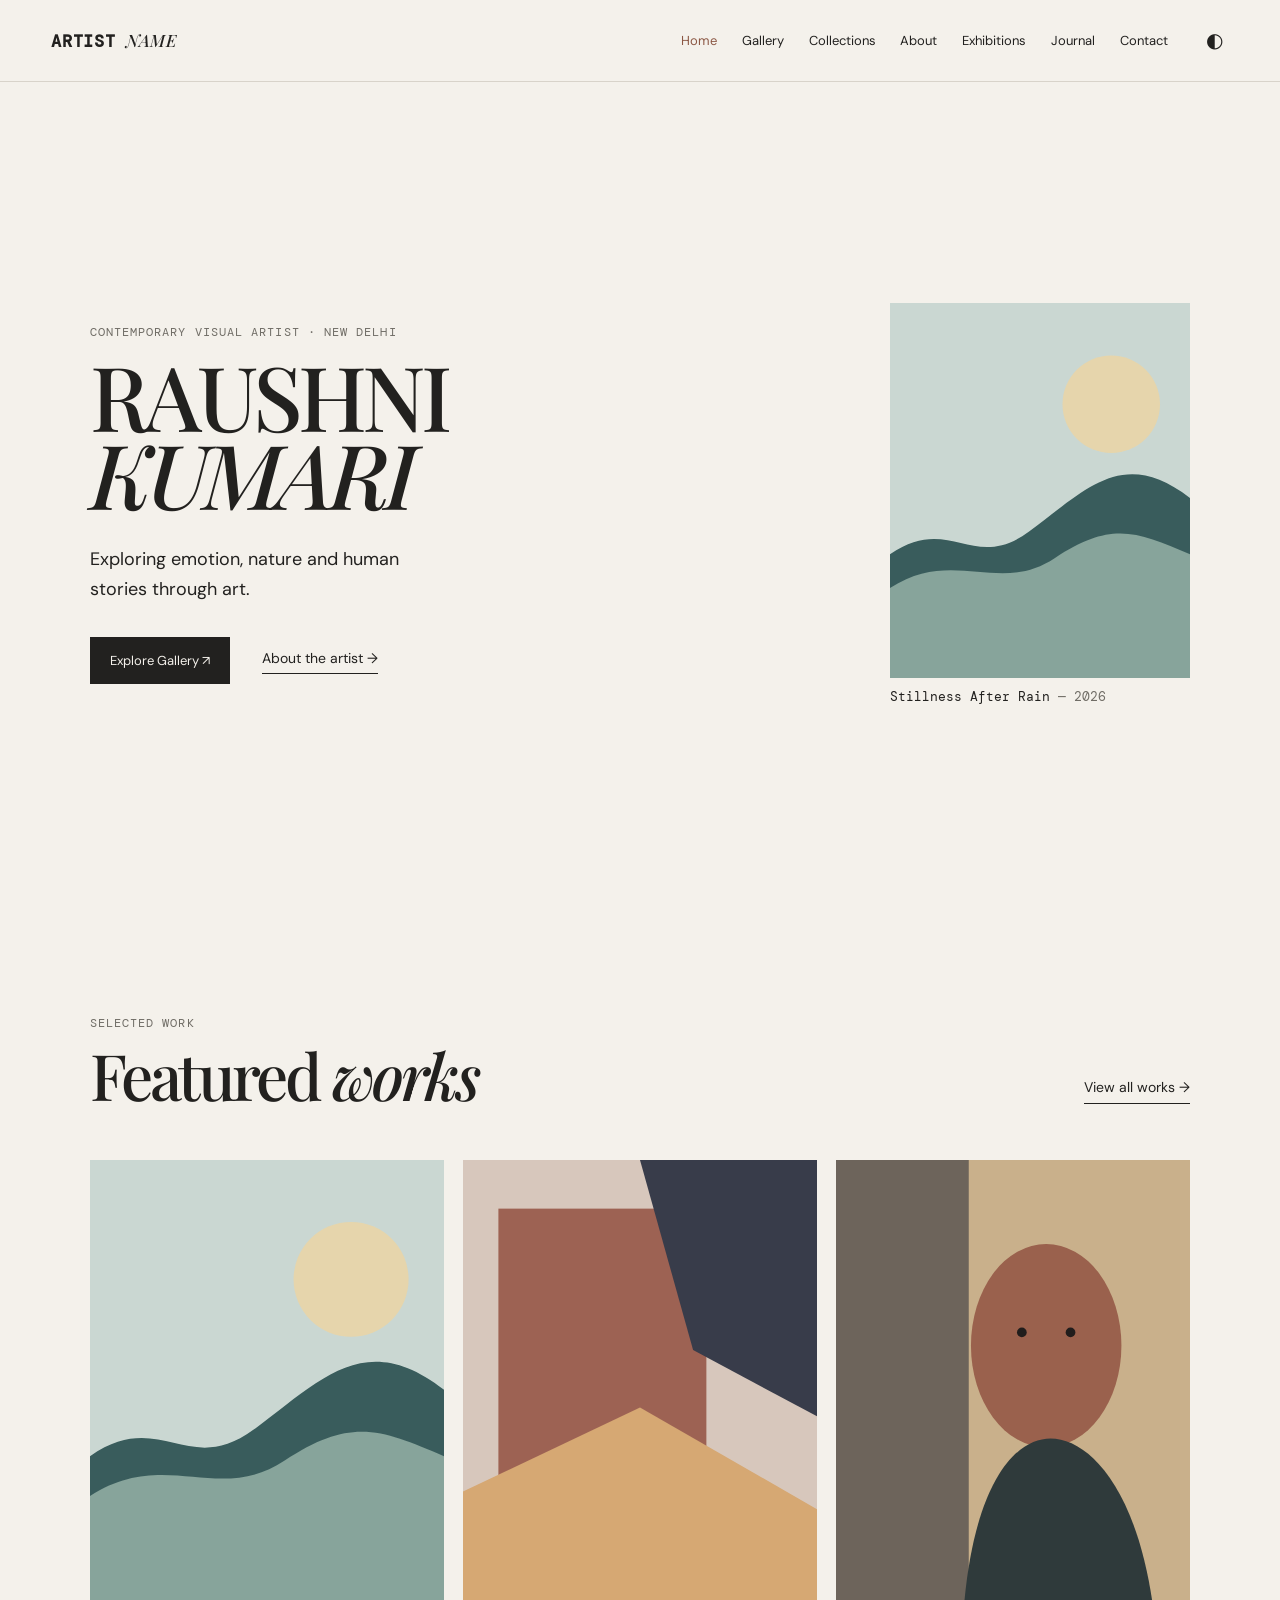
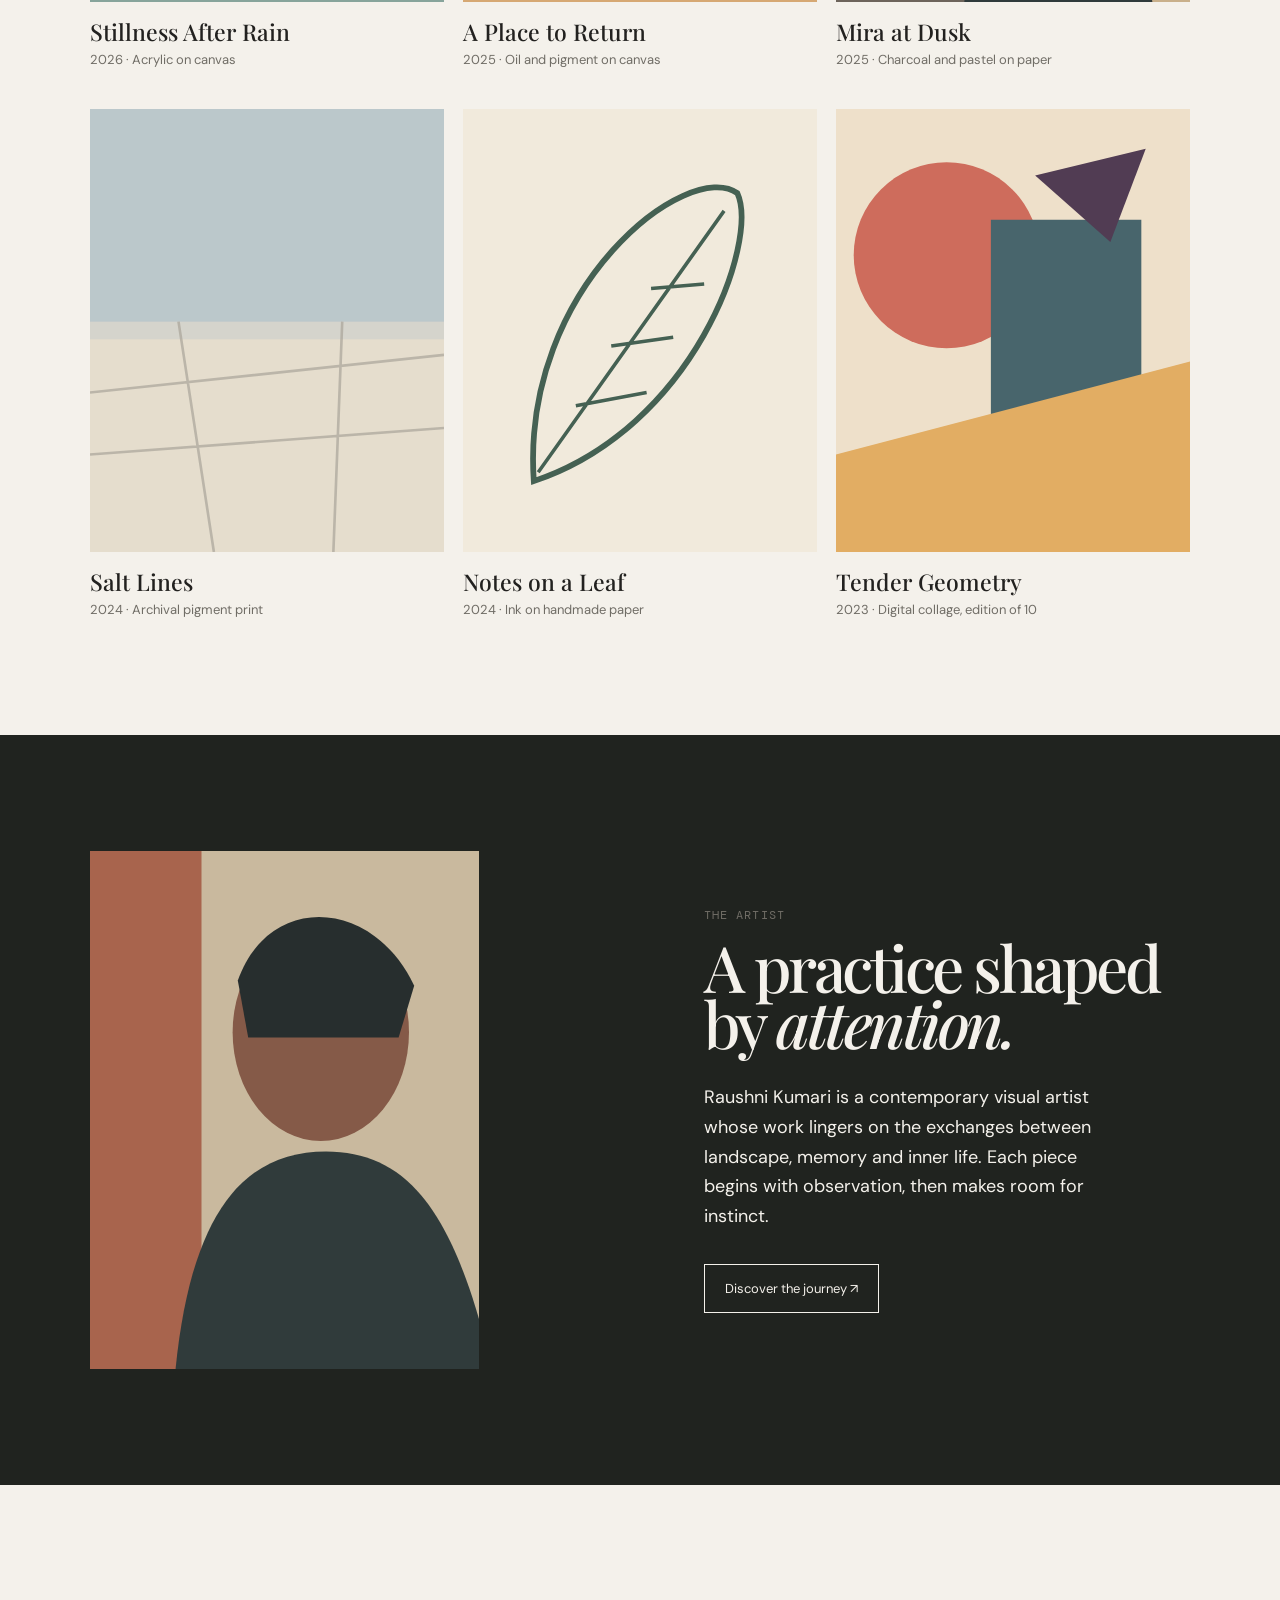
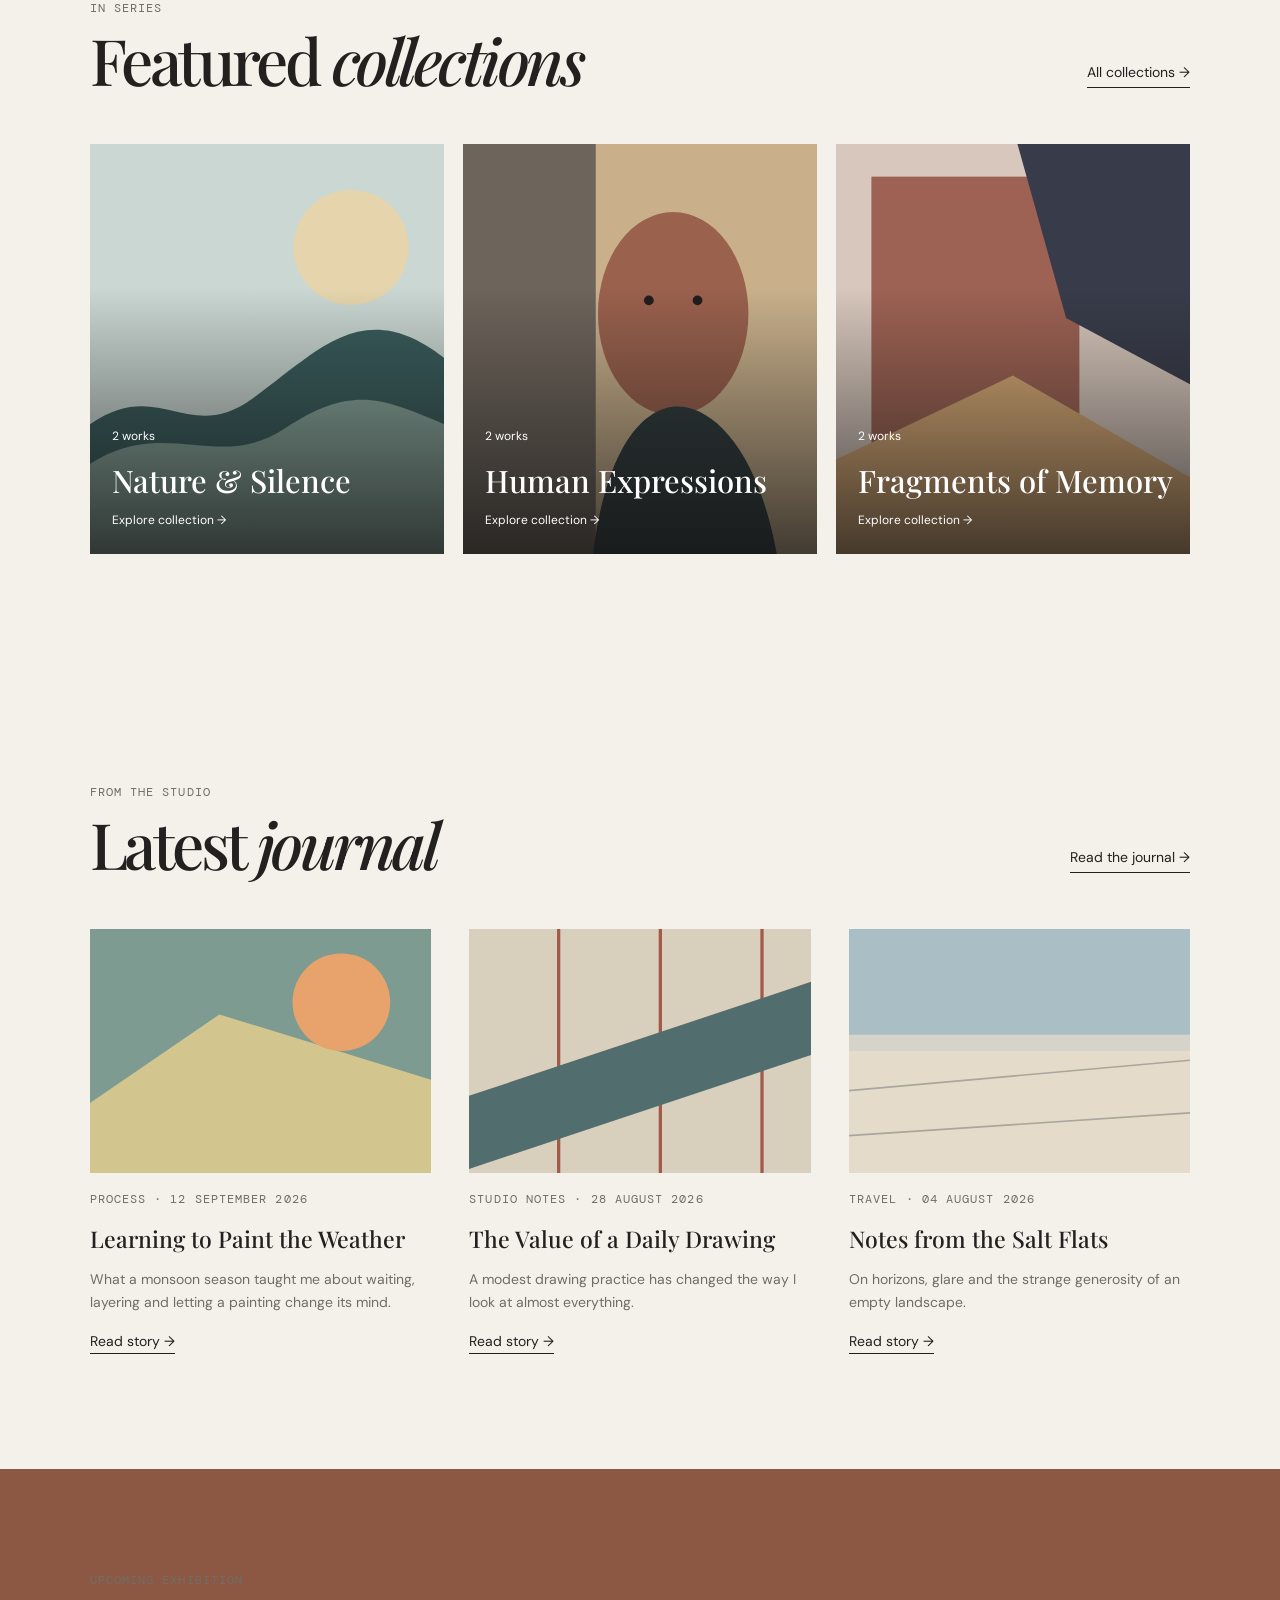
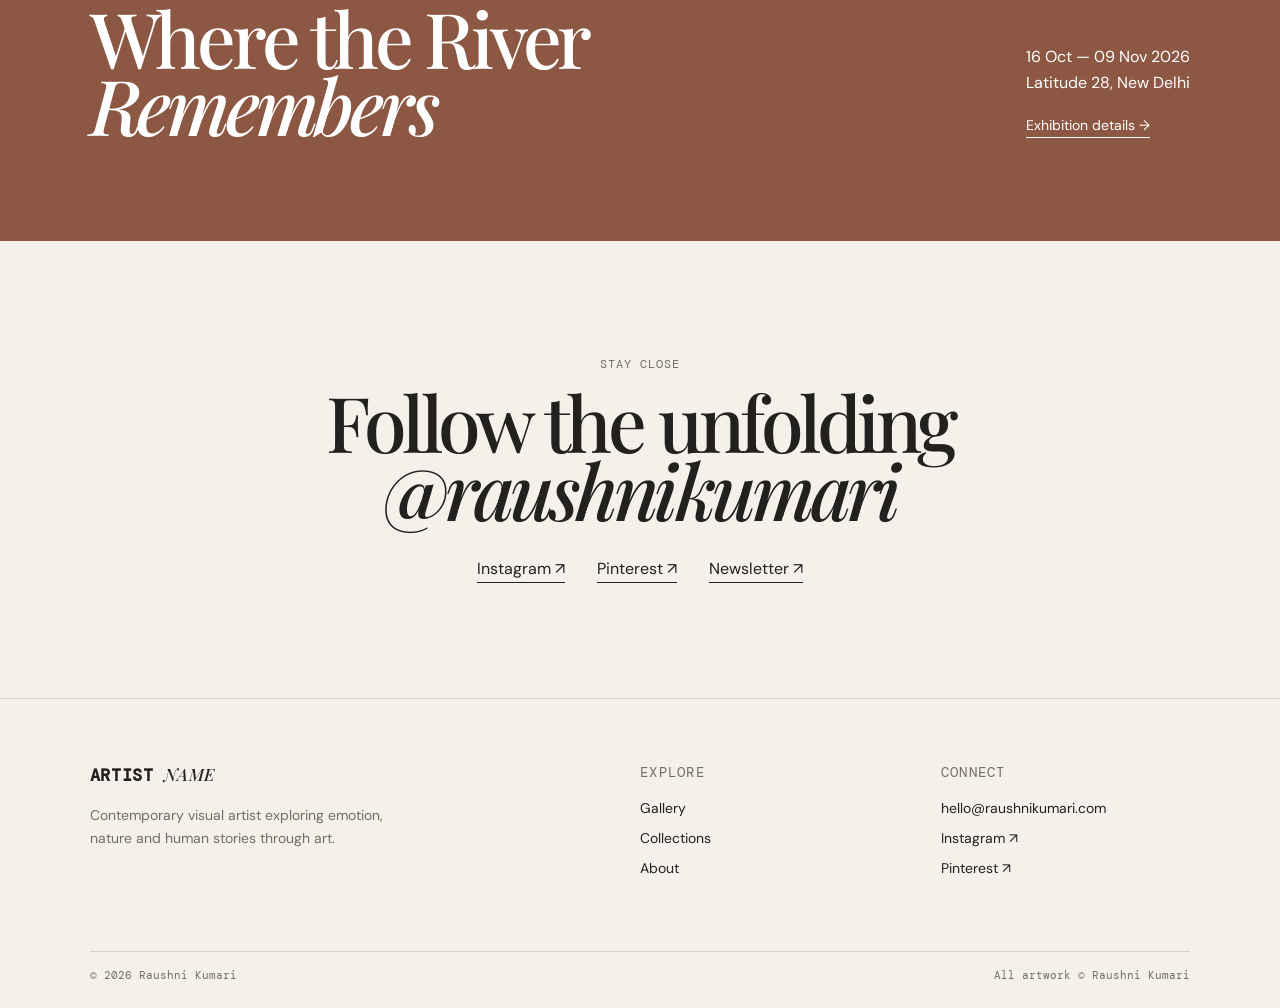
<file: index.html>
<!doctype html><html lang="en"><head><meta charset="utf-8"><meta name="viewport" content="width=device-width,initial-scale=1"><title>Raushni Kumari — Contemporary Artist</title><meta name="description" content="Contemporary visual artist portfolio."><link rel="canonical" href="https://your-domain.com/"><link rel="preconnect" href="https://fonts.googleapis.com"><link rel="preconnect" href="https://fonts.gstatic.com" crossorigin><link href="https://fonts.googleapis.com/css2?family=DM+Mono&family=DM+Sans:wght@400;500;600&family=Playfair+Display:ital,wght@0,500;0,600;0,700;1,500&display=swap" rel="stylesheet"><link rel="stylesheet" href="css/style.css"><link rel="stylesheet" href="css/responsive.css"><script defer src="js/data.js"></script><script defer src="js/main.js"></script><script defer src="js/home.js"></script></head><body data-page="home"><a class="skip" href="#main">Skip to content</a><header id="site-header"></header><main id="main"><section class="hero"><div class="hero-copy reveal"><p class="eyebrow">Contemporary visual artist · New Delhi</p><h1>RAUSHNI<br><em>KUMARI</em></h1><p class="hero-text">Exploring emotion, nature and human stories through art.</p><div class="actions"><a class="button" href="gallery.html">Explore Gallery ↗</a><a class="text-link" href="about.html">About the artist →</a></div></div><a class="hero-art reveal" href="artwork.html?id=1"><img src="images/artworks/artwork-01.svg" alt="Stillness After Rain abstract artwork"><span class="art-caption">Stillness After Rain <i>— 2026</i></span></a></section><section class="section"><div class="section-heading"><div><p class="eyebrow">Selected work</p><h2>Featured <em>works</em></h2></div><a class="text-link" href="gallery.html">View all works →</a></div><div id="featured-works" class="featured-grid"></div></section><section class="about-preview section"><img src="images/artist/portrait.svg" alt="Portrait placeholder for Raushni Kumari"><div><p class="eyebrow">The artist</p><h2>A practice shaped by <em>attention.</em></h2><p>Raushni Kumari is a contemporary visual artist whose work lingers on the exchanges between landscape, memory and inner life. Each piece begins with observation, then makes room for instinct.</p><a class="button button-outline" href="about.html">Discover the journey ↗</a></div></section><section class="section"><div class="section-heading"><div><p class="eyebrow">In series</p><h2>Featured <em>collections</em></h2></div><a class="text-link" href="collections.html">All collections →</a></div><div id="featured-collections" class="collection-grid"></div></section><section class="section"><div class="section-heading"><div><p class="eyebrow">From the studio</p><h2>Latest <em>journal</em></h2></div><a class="text-link" href="journal.html">Read the journal →</a></div><div id="latest-posts" class="journal-grid"></div></section><section class="exhibition-banner"><div><p class="eyebrow">Upcoming exhibition</p><h2>Where the River<br><em>Remembers</em></h2></div><div><p>16 Oct — 09 Nov 2026<br>Latitude 28, New Delhi</p><a class="text-link light" href="exhibitions.html">Exhibition details →</a></div></section><section class="social-section section"><p class="eyebrow">Stay close</p><h2>Follow the unfolding<br><em>@raushnikumari</em></h2><div class="social-links"><a href="#">Instagram ↗</a><a href="#">Pinterest ↗</a><a href="#">Newsletter ↗</a></div></section></main><footer id="site-footer"></footer></body></html>
</file>
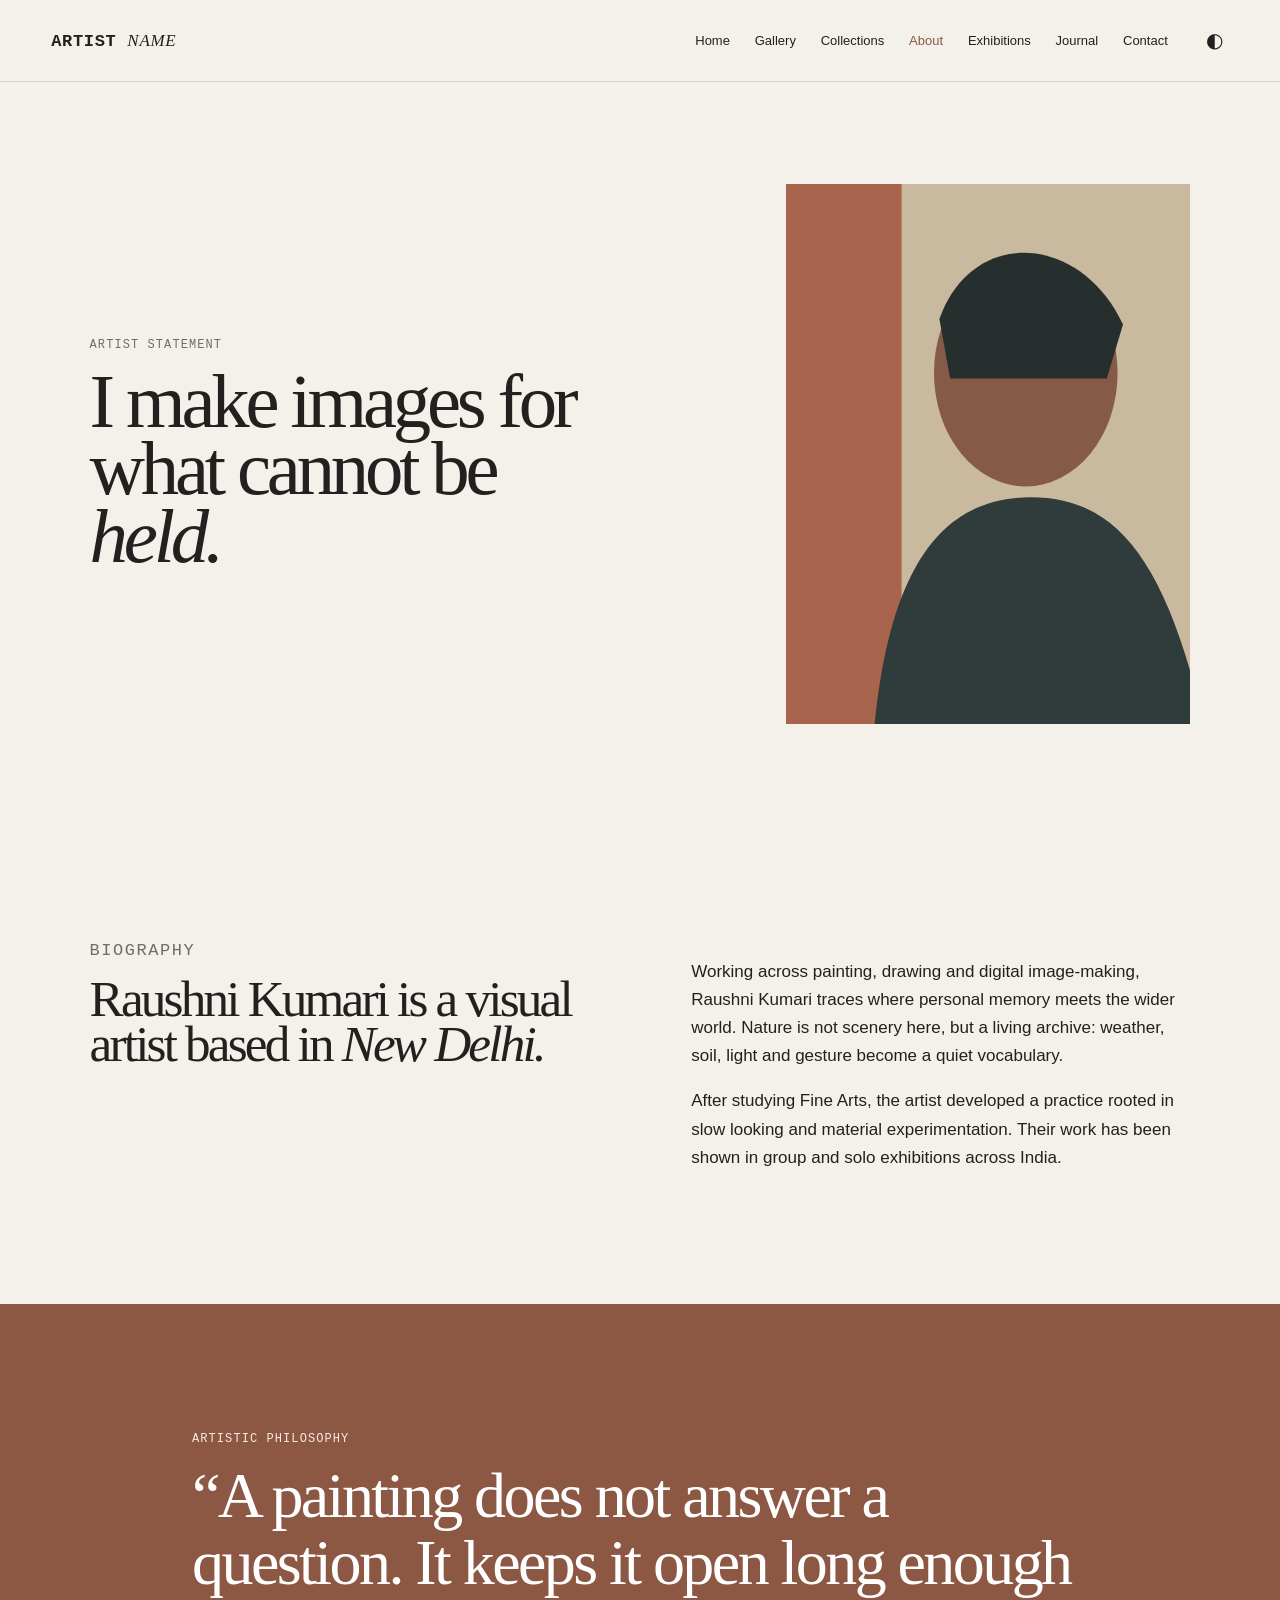
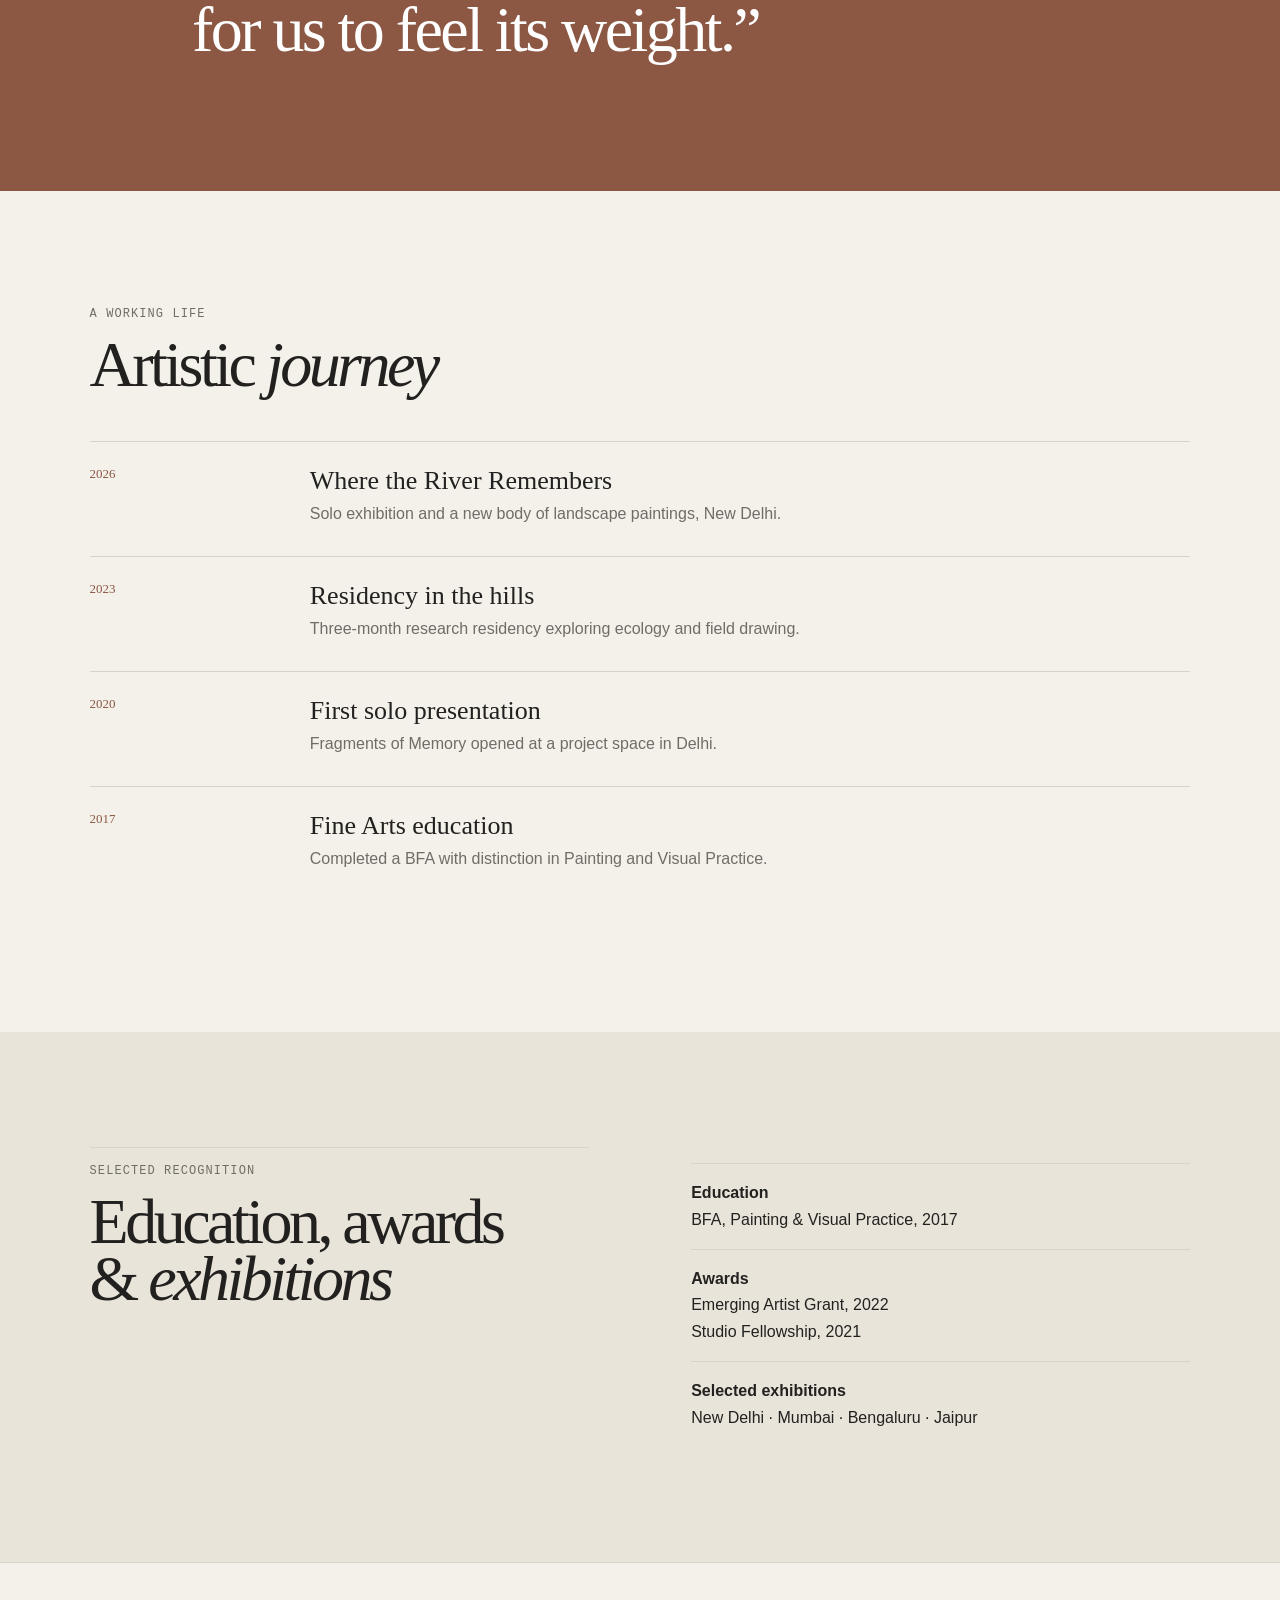
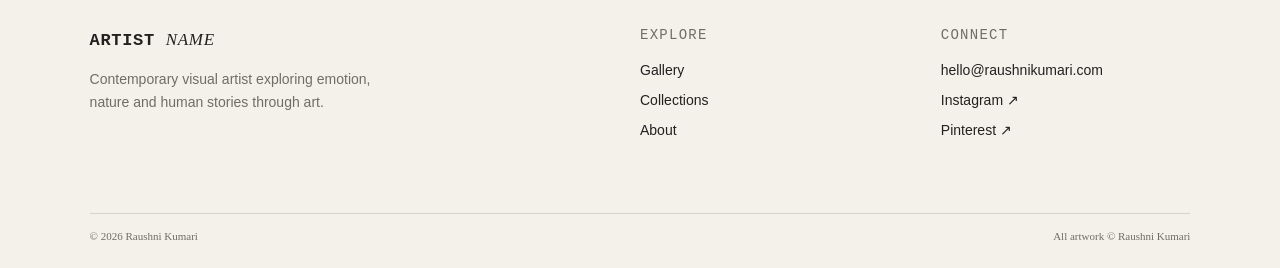
<file: about.html>
<!doctype html><html lang="en"><head><meta charset="utf-8"><meta name="viewport" content="width=device-width,initial-scale=1"><title>About — Raushni Kumari</title><meta name="description" content="Biography and artistic journey of Raushni Kumari."><link rel="stylesheet" href="css/style.css"><link rel="stylesheet" href="css/responsive.css"><script defer src="js/main.js"></script></head><body data-page="about"><header id="site-header"></header><main id="main"><section class="about-hero"><div><p class="eyebrow">Artist statement</p><h1>I make images for<br>what cannot be<br><em>held.</em></h1></div><img src="images/artist/portrait.svg" alt="Portrait placeholder for Raushni Kumari"></section><section class="bio section"><div><p class="eyebrow">Biography</p><h2>Raushni Kumari is a visual artist based in <em>New Delhi.</em></h2></div><div><p>Working across painting, drawing and digital image-making, Raushni Kumari traces where personal memory meets the wider world. Nature is not scenery here, but a living archive: weather, soil, light and gesture become a quiet vocabulary.</p><p>After studying Fine Arts, the artist developed a practice rooted in slow looking and material experimentation. Their work has been shown in group and solo exhibitions across India.</p></div></section><section class="philosophy"><p class="eyebrow">Artistic philosophy</p><blockquote>“A painting does not answer a question. It keeps it open long enough for us to feel its weight.”</blockquote></section><section class="section"><p class="eyebrow">A working life</p><h2>Artistic <em>journey</em></h2><ol class="timeline"><li><span>2026</span><div><h3>Where the River Remembers</h3><p>Solo exhibition and a new body of landscape paintings, New Delhi.</p></div></li><li><span>2023</span><div><h3>Residency in the hills</h3><p>Three-month research residency exploring ecology and field drawing.</p></div></li><li><span>2020</span><div><h3>First solo presentation</h3><p>Fragments of Memory opened at a project space in Delhi.</p></div></li><li><span>2017</span><div><h3>Fine Arts education</h3><p>Completed a BFA with distinction in Painting and Visual Practice.</p></div></li></ol></section><section class="credentials section"><div><p class="eyebrow">Selected recognition</p><h2>Education, awards<br>&amp; <em>exhibitions</em></h2></div><div><p><strong>Education</strong><br>BFA, Painting & Visual Practice, 2017</p><p><strong>Awards</strong><br>Emerging Artist Grant, 2022<br>Studio Fellowship, 2021</p><p><strong>Selected exhibitions</strong><br>New Delhi · Mumbai · Bengaluru · Jaipur</p></div></section></main><footer id="site-footer"></footer></body></html>
</file>
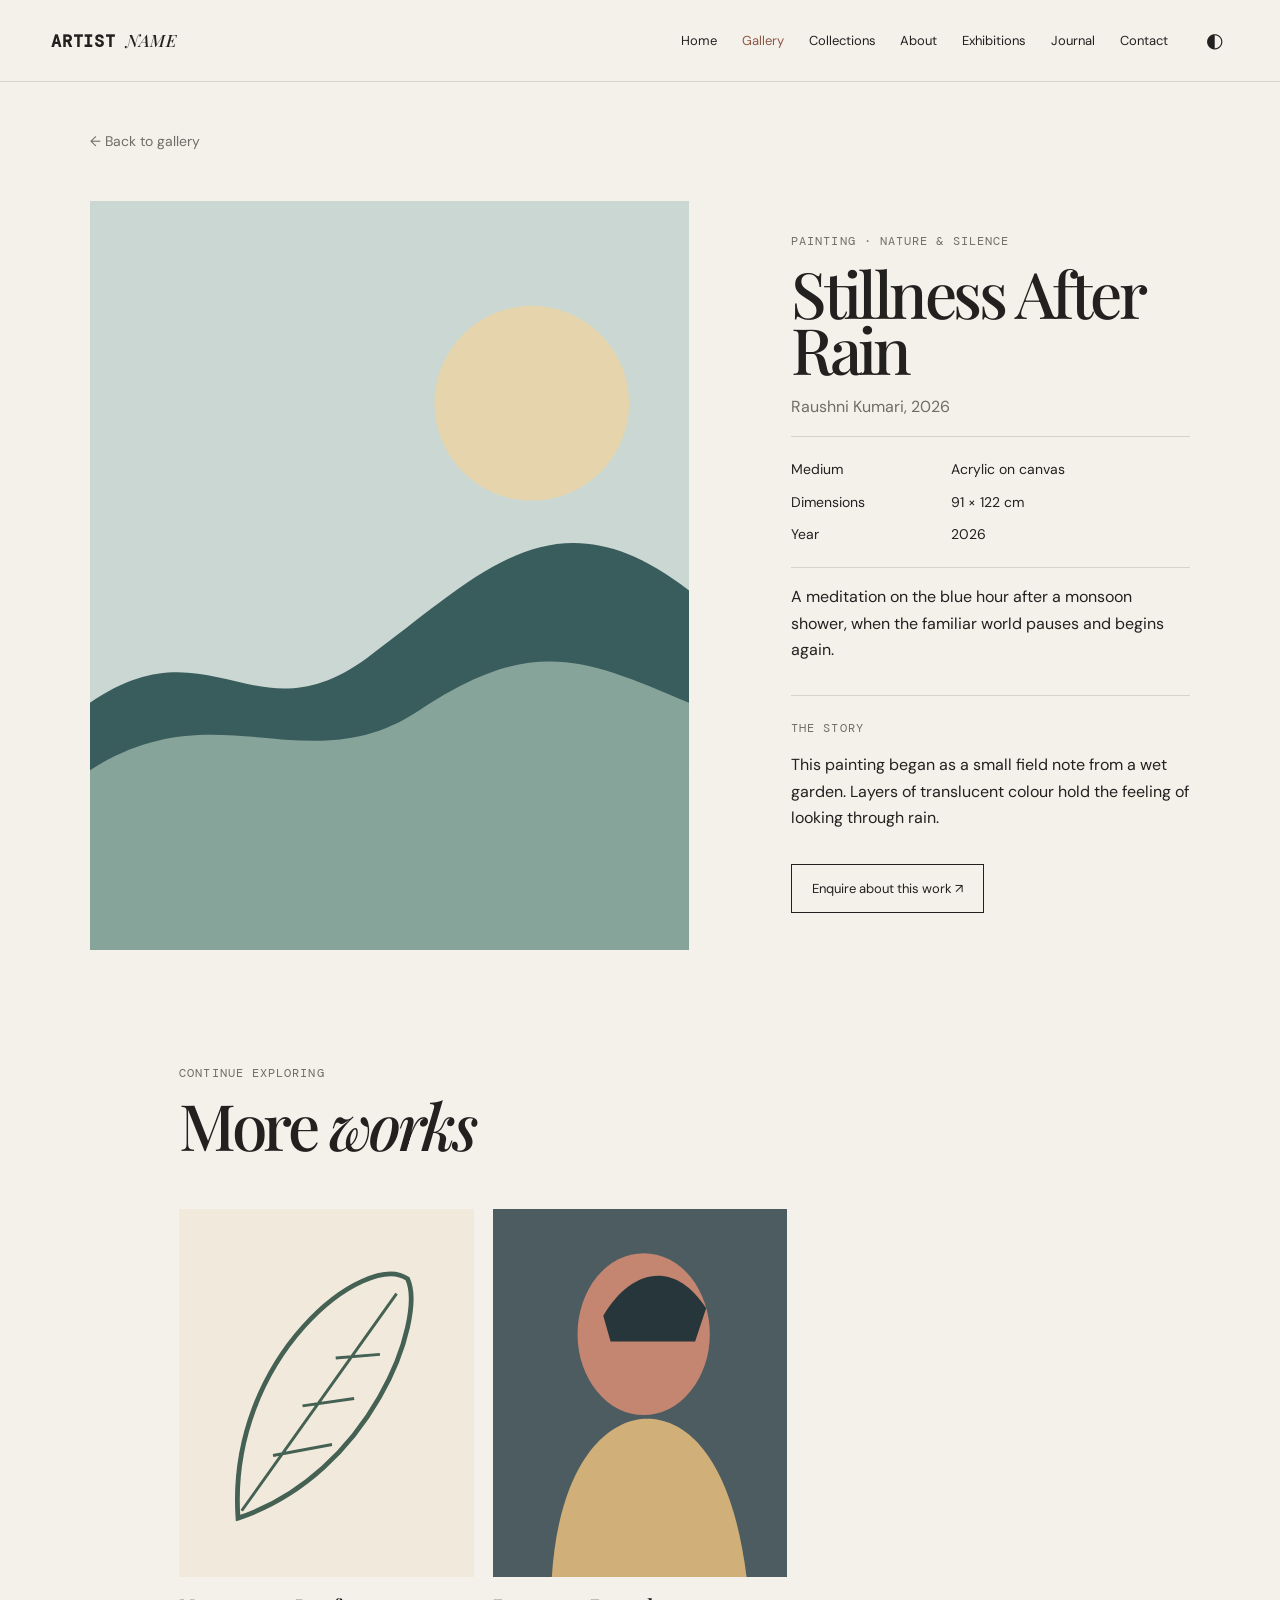
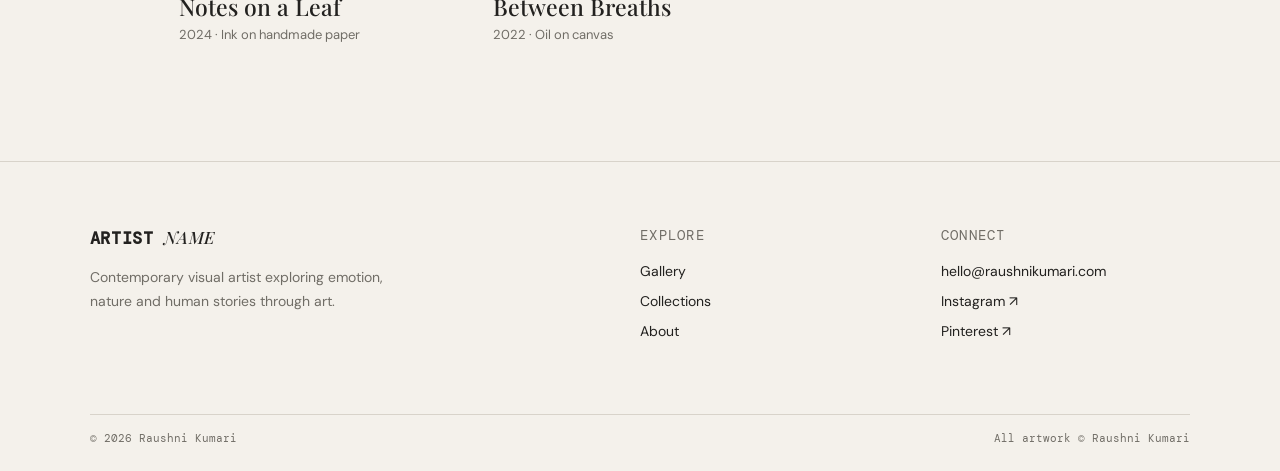
<file: artwork.html>
<!doctype html><html lang="en"><head><meta charset="utf-8"><meta name="viewport" content="width=device-width,initial-scale=1"><title>Artwork — Raushni Kumari</title><meta name="description" content="Artwork details from Raushni Kumari."><link rel="canonical" href="https://your-domain.com/artwork.html"><link rel="preconnect" href="https://fonts.googleapis.com"><link rel="preconnect" href="https://fonts.gstatic.com" crossorigin><link href="https://fonts.googleapis.com/css2?family=DM+Mono&family=DM+Sans:wght@400;500;600&family=Playfair+Display:ital,wght@0,500;0,600;0,700;1,500&display=swap" rel="stylesheet"><link rel="stylesheet" href="css/style.css"><link rel="stylesheet" href="css/responsive.css"><script defer src="js/data.js"></script><script defer src="js/main.js"></script><script defer src="js/artwork.js"></script></head><body data-page="gallery"><header id="site-header"></header><main id="main" class="page artwork-page"><a class="back-link" href="gallery.html">← Back to gallery</a><section id="artwork-detail"></section><section class="section"><div class="section-heading"><div><p class="eyebrow">Continue exploring</p><h2>More <em>works</em></h2></div></div><div id="related-works" class="featured-grid"></div></section></main><footer id="site-footer"></footer></body></html>
</file>
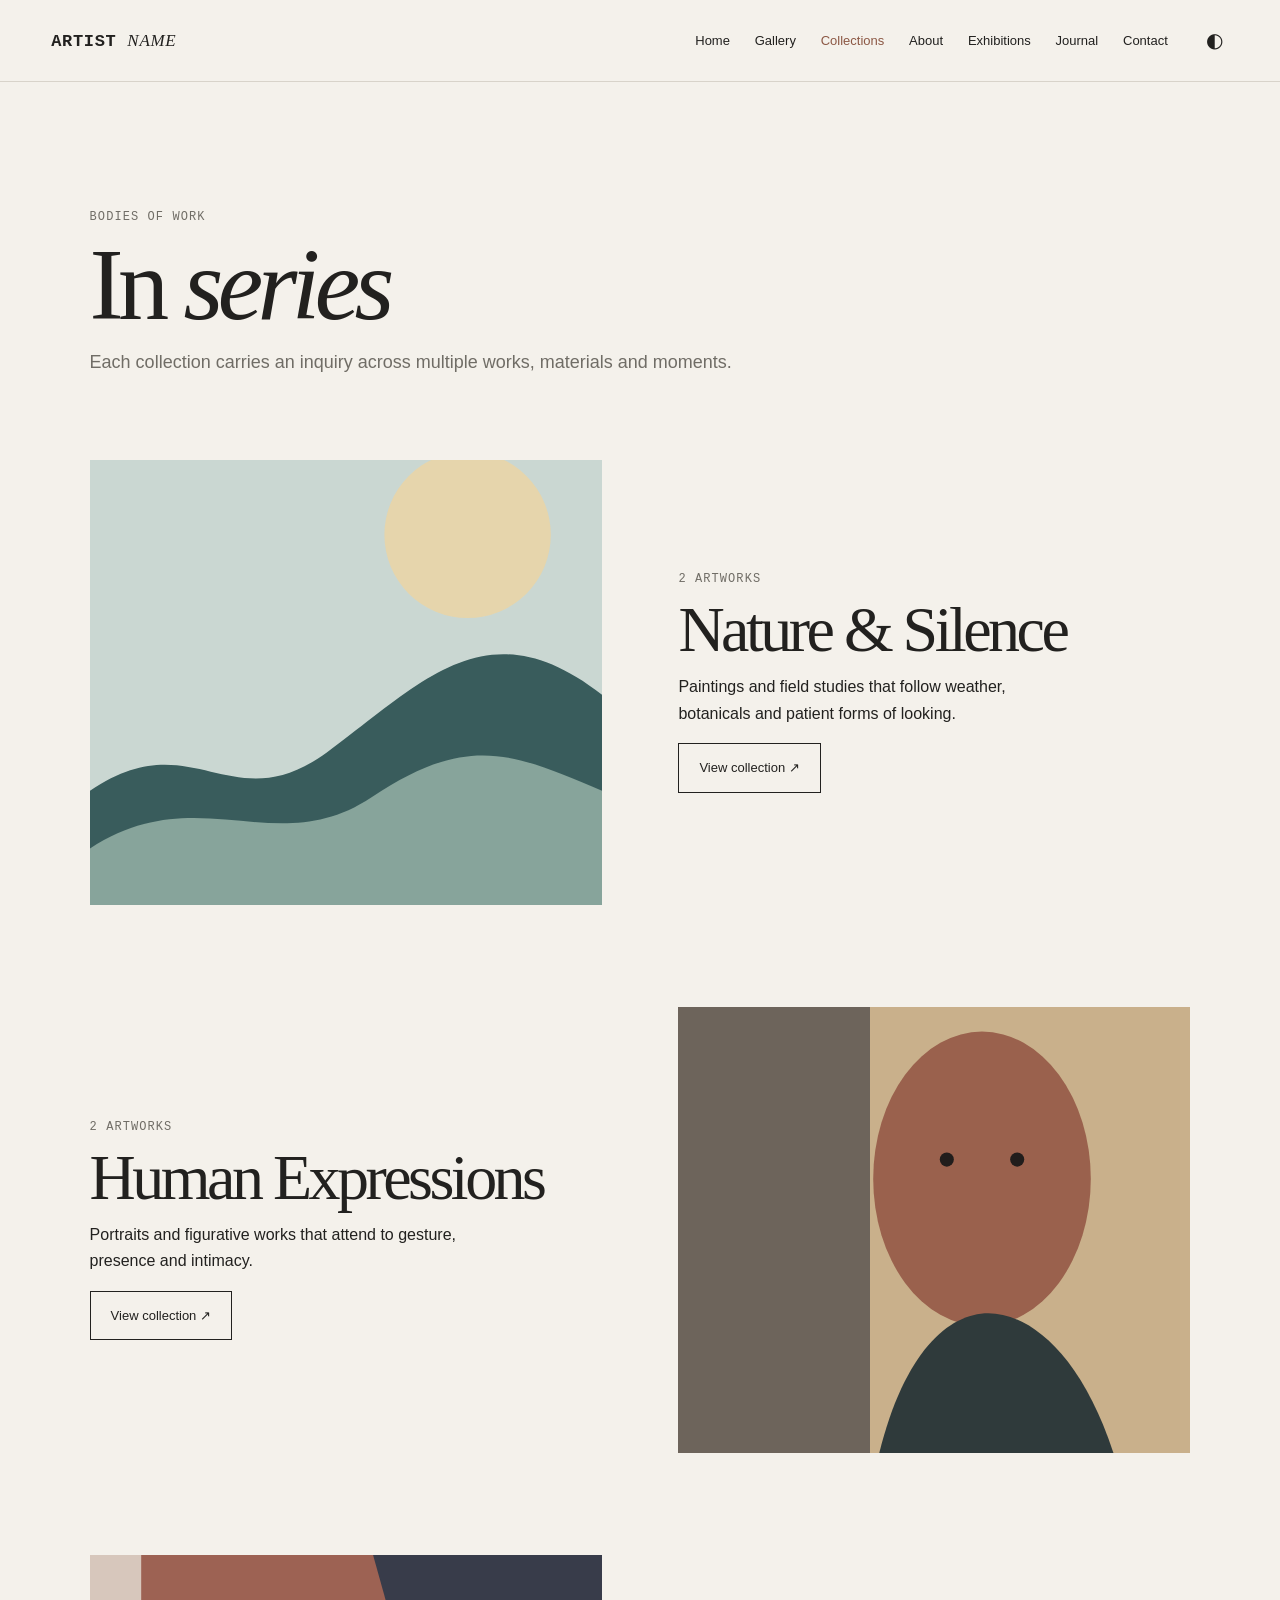
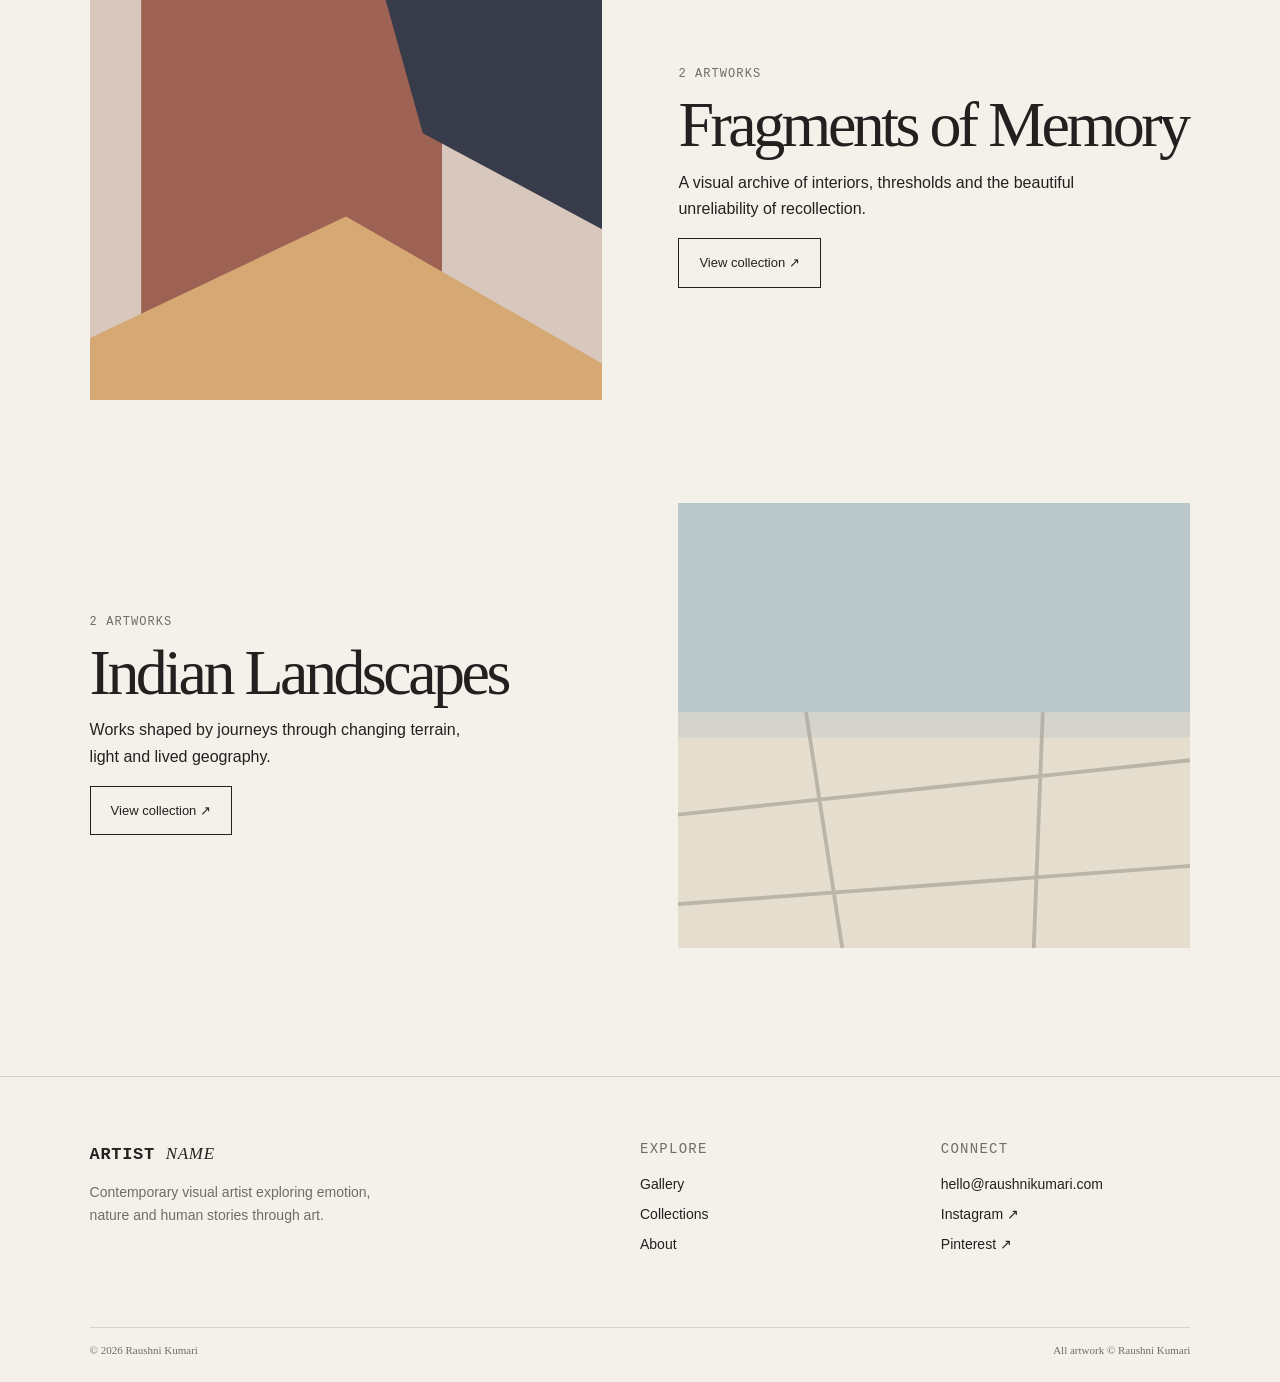
<file: collections.html>
<!doctype html><html lang="en"><head><meta charset="utf-8"><meta name="viewport" content="width=device-width,initial-scale=1"><title>Collections — Raushni Kumari</title><meta name="description" content="Collections and series by Raushni Kumari."><link rel="stylesheet" href="css/style.css"><link rel="stylesheet" href="css/responsive.css"><script defer src="js/data.js"></script><script defer src="js/main.js"></script><script defer src="js/collections.js"></script></head><body data-page="collections"><header id="site-header"></header><main id="main" class="page"><section class="page-intro"><p class="eyebrow">Bodies of work</p><h1>In <em>series</em></h1><p>Each collection carries an inquiry across multiple works, materials and moments.</p></section><section id="collections-list" class="collections-list"></section></main><footer id="site-footer"></footer></body></html>
</file>
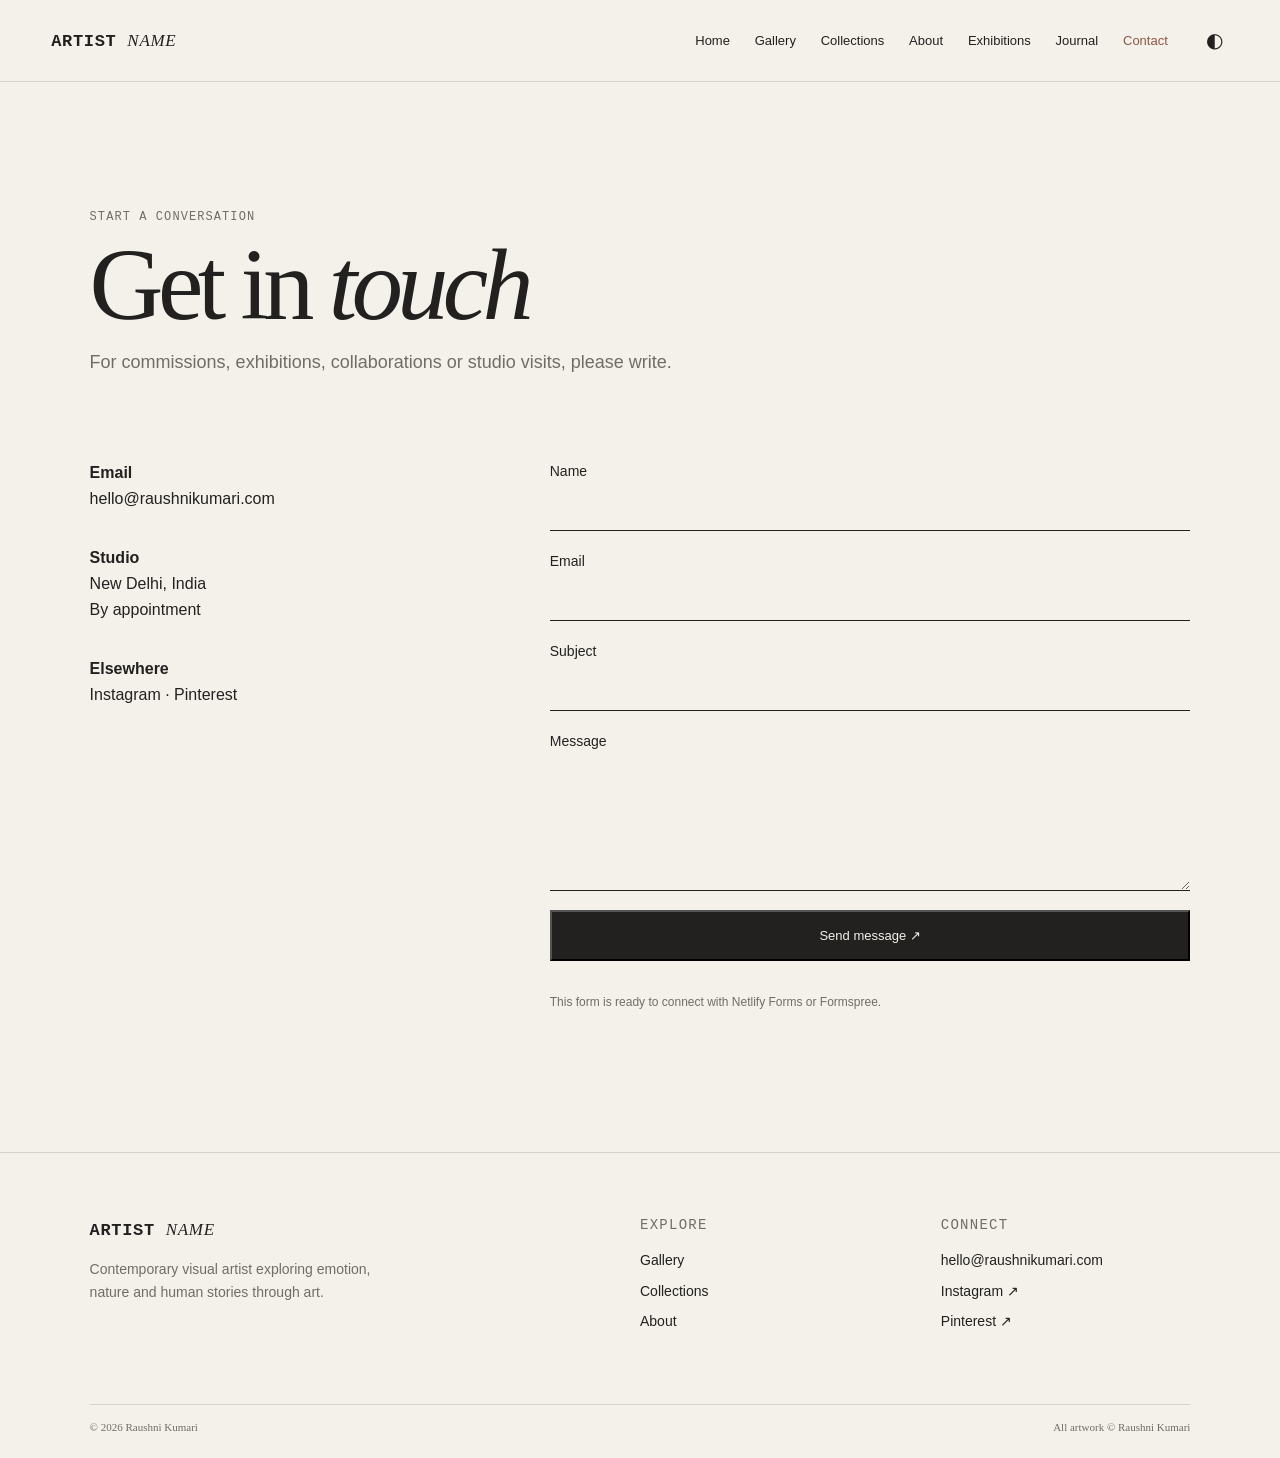
<file: contact.html>
<!doctype html><html lang="en"><head><meta charset="utf-8"><meta name="viewport" content="width=device-width,initial-scale=1"><title>Contact — Raushni Kumari</title><meta name="description" content="Contact Raushni Kumari for commissions, exhibitions and studio visits."><link rel="stylesheet" href="css/style.css"><link rel="stylesheet" href="css/responsive.css"><script defer src="js/main.js"></script></head><body data-page="contact"><header id="site-header"></header><main id="main" class="page contact"><section class="page-intro"><p class="eyebrow">Start a conversation</p><h1>Get in <em>touch</em></h1><p>For commissions, exhibitions, collaborations or studio visits, please write.</p></section><div class="contact-grid"><aside><p><strong>Email</strong><br><a href="mailto:hello@raushnikumari.com">hello@raushnikumari.com</a></p><p><strong>Studio</strong><br>New Delhi, India<br>By appointment</p><p><strong>Elsewhere</strong><br><a href="#">Instagram</a> · <a href="#">Pinterest</a></p></aside><form name="contact" method="POST" data-netlify="true"><input type="hidden" name="form-name" value="contact"><label>Name<input name="name" required></label><label>Email<input name="email" type="email" required></label><label>Subject<input name="subject"></label><label>Message<textarea name="message" rows="6" required></textarea></label><button class="button" type="submit">Send message ↗</button><p class="form-note">This form is ready to connect with Netlify Forms or Formspree.</p></form></div></main><footer id="site-footer"></footer></body></html>
</file>
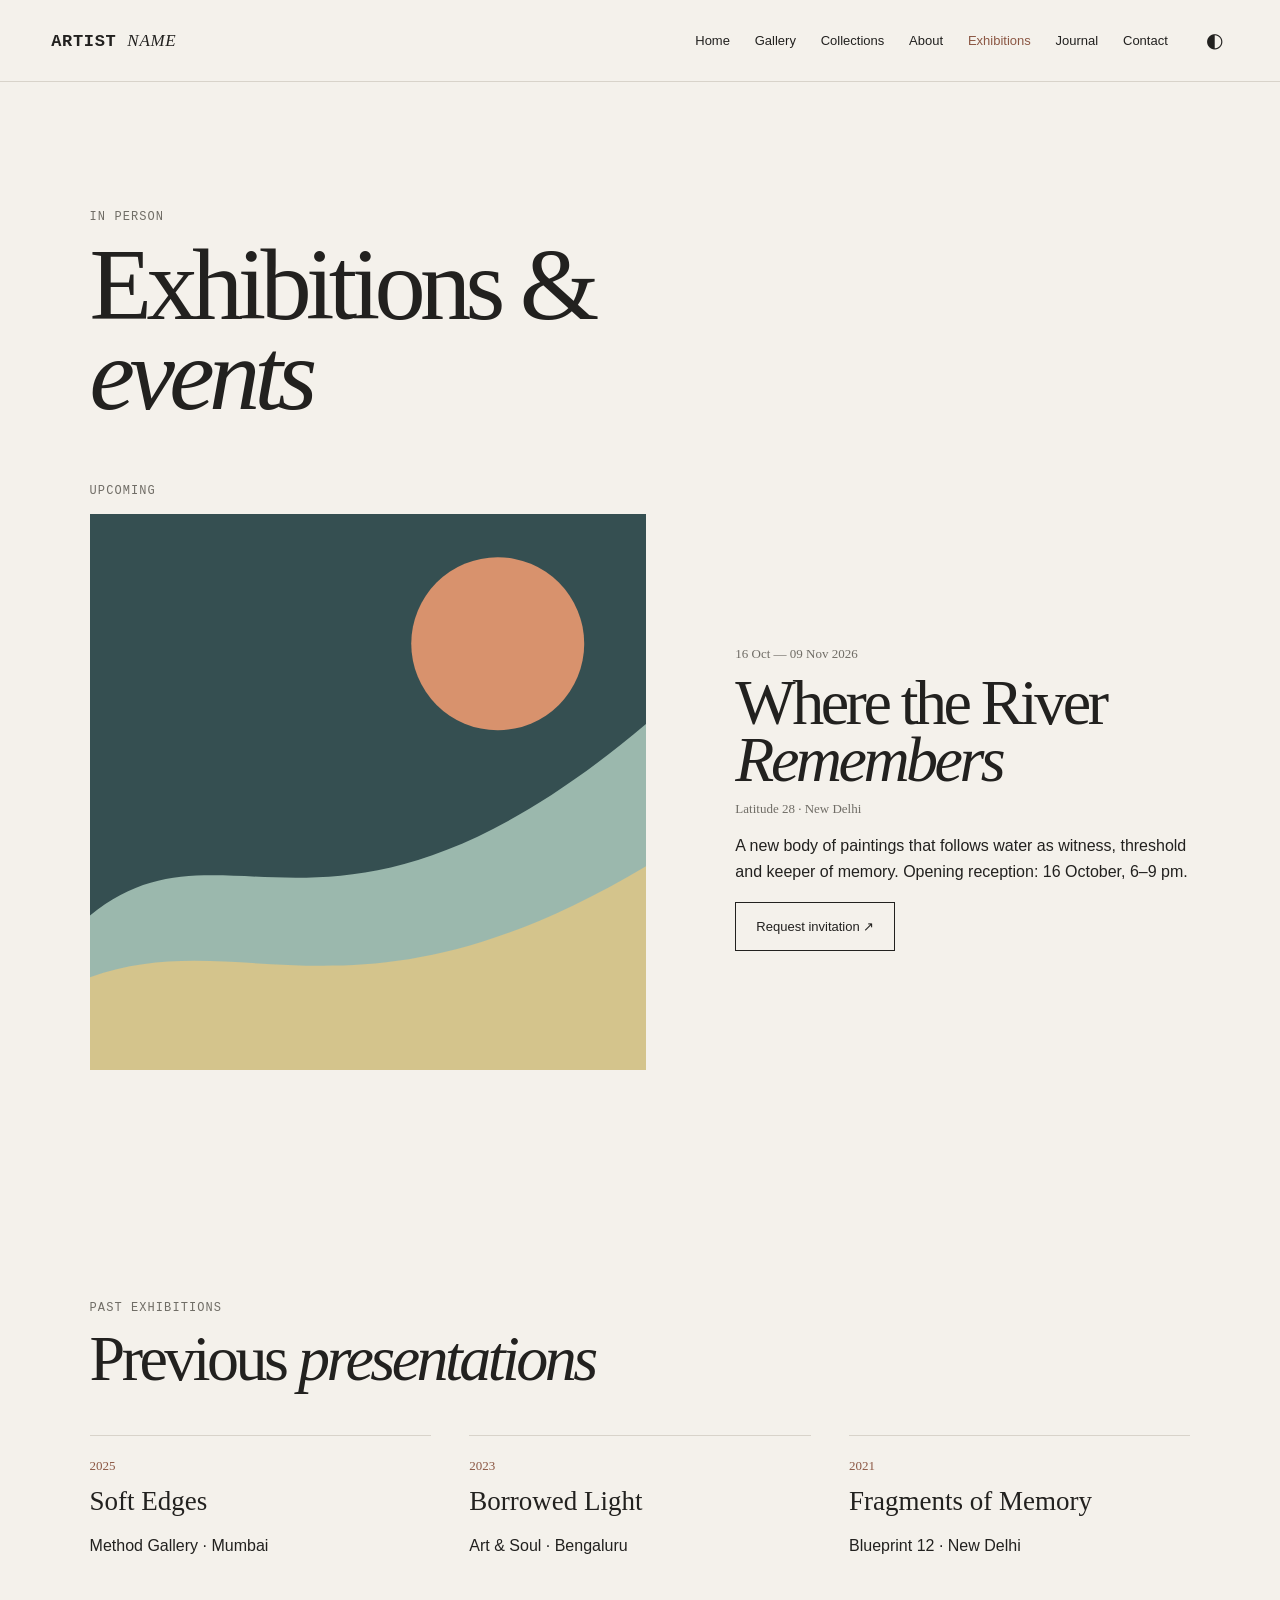
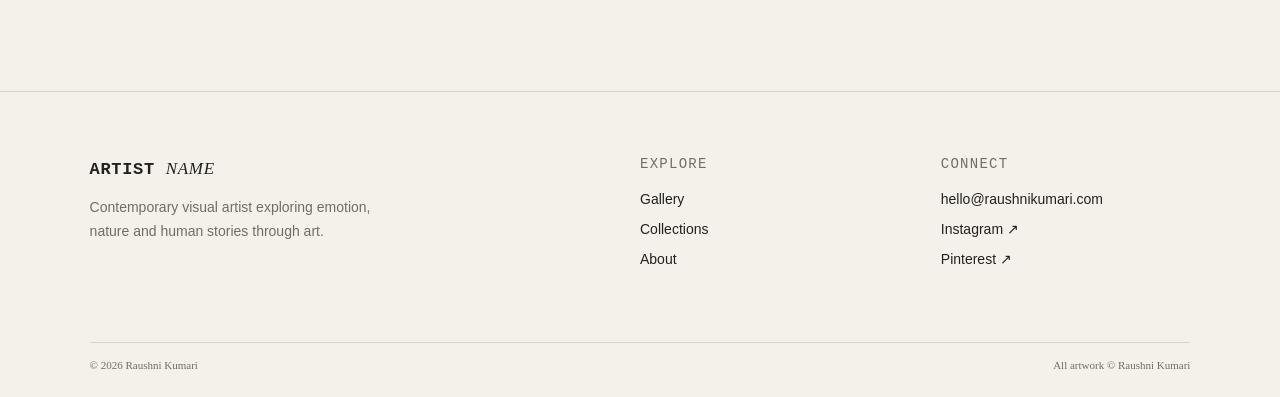
<file: exhibitions.html>
<!doctype html><html lang="en"><head><meta charset="utf-8"><meta name="viewport" content="width=device-width,initial-scale=1"><title>Exhibitions — Raushni Kumari</title><meta name="description" content="Upcoming and past exhibitions by Raushni Kumari."><link rel="stylesheet" href="css/style.css"><link rel="stylesheet" href="css/responsive.css"><script defer src="js/main.js"></script></head><body data-page="exhibitions"><header id="site-header"></header><main id="main" class="page"><section class="page-intro"><p class="eyebrow">In person</p><h1>Exhibitions &amp; <em>events</em></h1></section><section><p class="eyebrow">Upcoming</p><article class="upcoming-exhibition"><img src="images/exhibitions/river.svg" alt="Abstract cover for Where the River Remembers"><div><p class="date">16 Oct — 09 Nov 2026</p><h2>Where the River <em>Remembers</em></h2><p class="venue">Latitude 28 · New Delhi</p><p>A new body of paintings that follows water as witness, threshold and keeper of memory. Opening reception: 16 October, 6–9 pm.</p><a class="button button-outline" href="contact.html">Request invitation ↗</a></div></article></section><section class="past section"><p class="eyebrow">Past exhibitions</p><h2>Previous <em>presentations</em></h2><div class="past-grid"><article><span>2025</span><h3>Soft Edges</h3><p>Method Gallery · Mumbai</p></article><article><span>2023</span><h3>Borrowed Light</h3><p>Art &amp; Soul · Bengaluru</p></article><article><span>2021</span><h3>Fragments of Memory</h3><p>Blueprint 12 · New Delhi</p></article></div></section></main><footer id="site-footer"></footer></body></html>
</file>
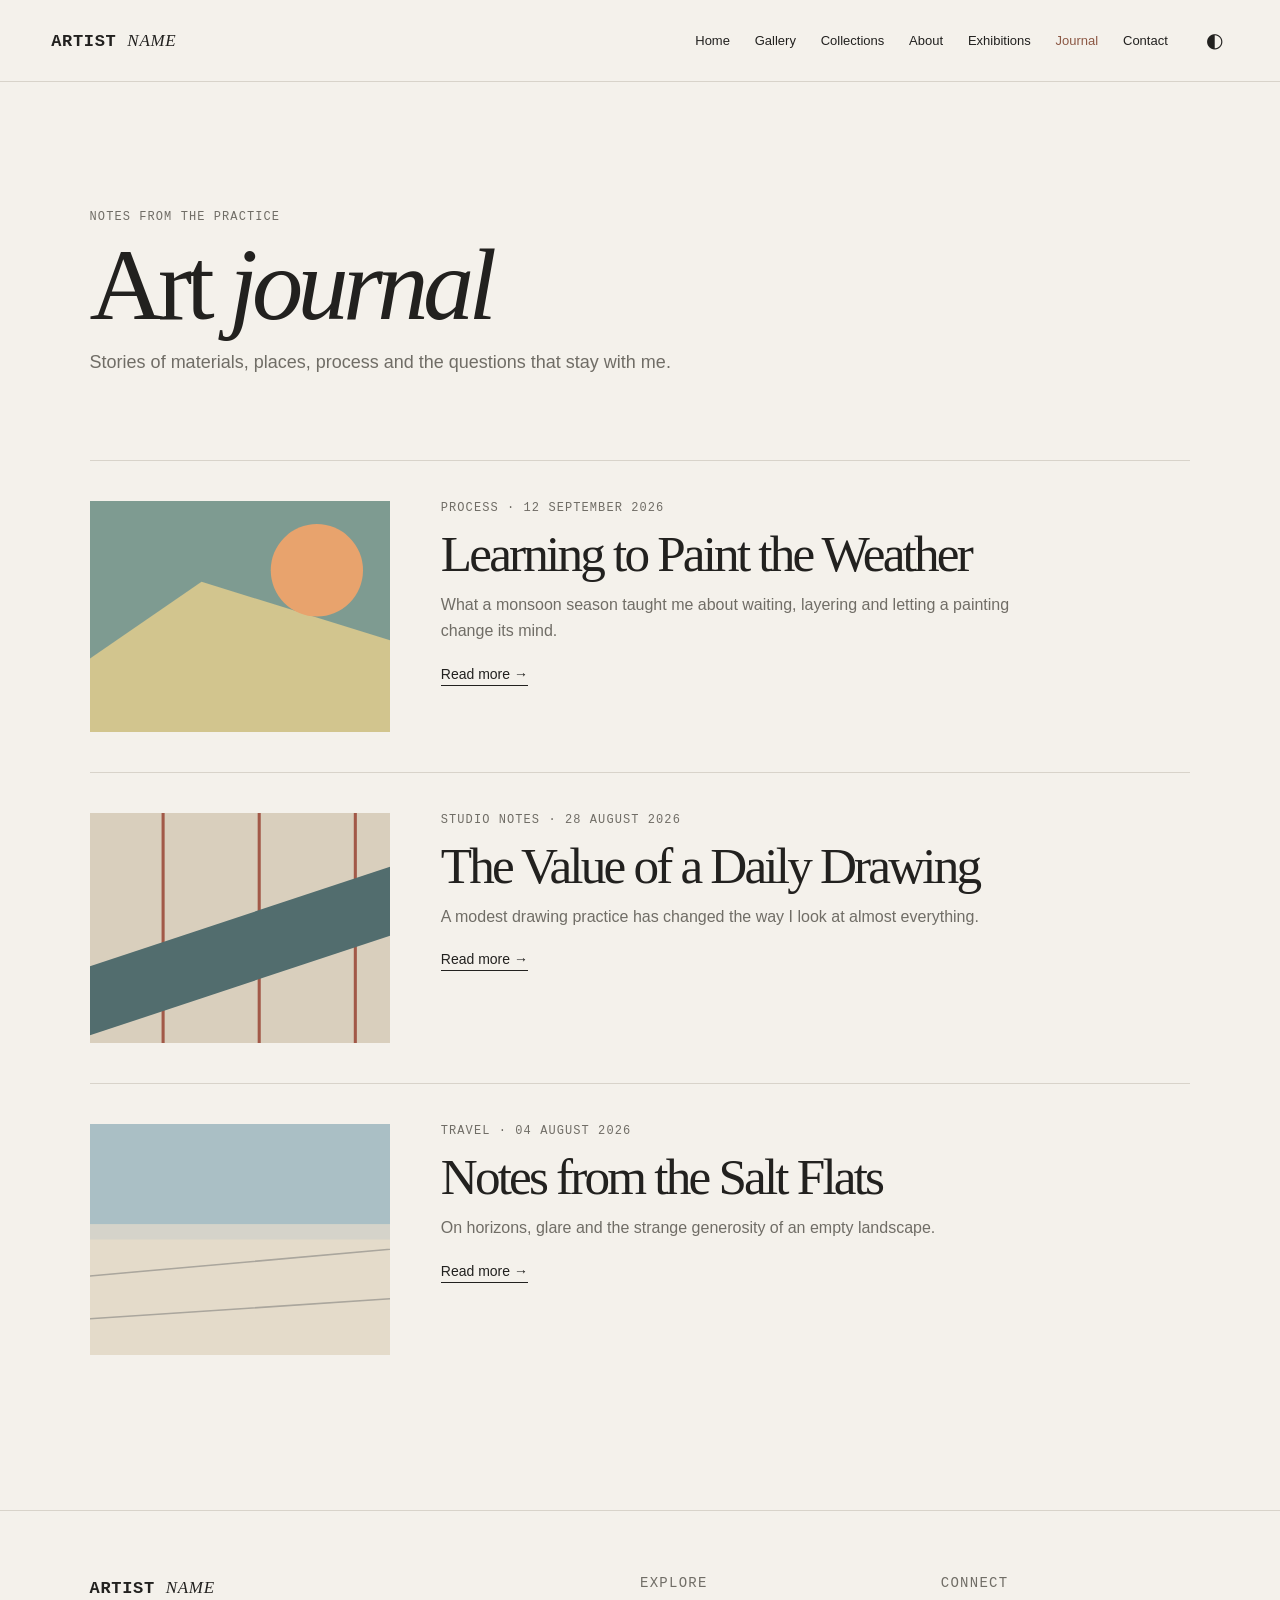
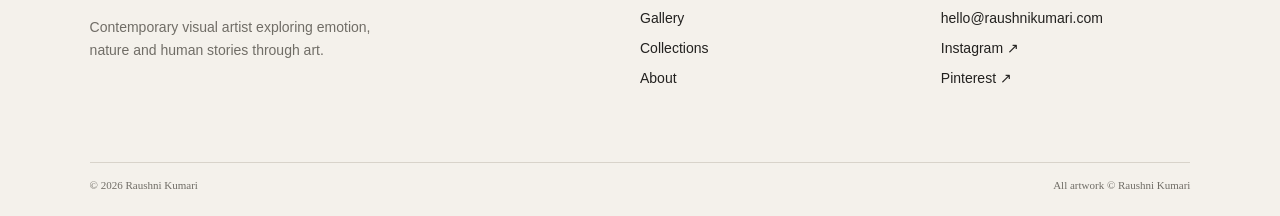
<file: journal.html>
<!doctype html><html lang="en"><head><meta charset="utf-8"><meta name="viewport" content="width=device-width,initial-scale=1"><title>Art Journal — Raushni Kumari</title><meta name="description" content="Studio notes, art stories and creative process."><link rel="stylesheet" href="css/style.css"><link rel="stylesheet" href="css/responsive.css"><script defer src="js/data.js"></script><script defer src="js/main.js"></script><script defer src="js/journal.js"></script></head><body data-page="journal"><header id="site-header"></header><main id="main" class="page"><section class="page-intro"><p class="eyebrow">Notes from the practice</p><h1>Art <em>journal</em></h1><p>Stories of materials, places, process and the questions that stay with me.</p></section><section id="journal-list" class="journal-list"></section></main><footer id="site-footer"></footer></body></html>
</file>
<file: css/style.css>
:root{--bg:#f4f1eb;--ink:#22211f;--muted:#706d66;--line:#d8d3ca;--accent:#8c5844;--dark:#20231f}html[data-theme=dark]{--bg:#1d1e1b;--ink:#eeebe4;--muted:#b8b3aa;--line:#45453f;--dark:#eeebe4}*{box-sizing:border-box}html{scroll-behavior:smooth}body{margin:0;background:var(--bg);color:var(--ink);font:16px/1.65 'DM Sans',Arial,sans-serif}img{max-width:100%;display:block}a{color:inherit;text-decoration:none}button{font:inherit;color:inherit}.skip{position:absolute;left:-999px}.skip:focus{left:1rem;top:1rem;background:var(--bg);z-index:9;padding:.5rem}.header-inner{height:82px;border-bottom:1px solid var(--line);display:flex;align-items:center;padding:0 4vw;gap:2rem;position:sticky;top:0;background:color-mix(in srgb,var(--bg) 94%,transparent);z-index:5;backdrop-filter:blur(10px)}.brand{font:600 17px 'DM Mono',monospace;letter-spacing:.04em;white-space:nowrap}.brand em{font-family:'Playfair Display';font-weight:500}.site-nav{margin-left:auto;display:flex;gap:1.55rem}.site-nav a{font-size:13px}.site-nav a.active,.site-nav a:hover{color:var(--accent)}.theme-toggle,.menu-toggle{border:0;background:none;cursor:pointer;font-size:20px}.menu-toggle{display:none}.hero{min-height:calc(100vh - 82px);padding:7vw 7vw 5vw;display:grid;grid-template-columns:1fr 1.05fr;align-items:center;gap:7vw;position:relative}.eyebrow{font:12px 'DM Mono',monospace;letter-spacing:.09em;text-transform:uppercase;color:var(--muted);margin:0 0 1rem}.hero h1,h1,h2{font:500 clamp(3rem,7vw,7.8rem)/.88 'Playfair Display',serif;letter-spacing:-.055em;margin:0}.hero h1 em,h1 em,h2 em{font-weight:500}.hero-text{font-size:18px;max-width:360px;margin:2rem 0}.actions{display:flex;gap:2rem;align-items:center}.button{display:inline-block;background:var(--ink);color:var(--bg);padding:13px 20px;font-size:13px;transition:.25s}.button:hover{transform:translateY(-3px);background:var(--accent)}.button-outline{background:transparent;color:var(--ink);border:1px solid var(--ink)}.text-link{font-size:14px;border-bottom:1px solid var(--ink);padding-bottom:3px}.hero-art{max-width:590px;justify-self:end;position:relative}.hero-art img{width:100%;aspect-ratio:4/5;object-fit:cover}.art-caption{display:block;font:13px 'DM Mono';padding-top:10px}.art-caption i{color:var(--muted);font-style:normal}.section{padding:9vw 7vw}.section-heading{display:flex;justify-content:space-between;align-items:end;margin-bottom:3.5rem}.section h2{font-size:clamp(2.8rem,5vw,5.7rem)}.featured-grid{display:grid;grid-template-columns:repeat(3,1fr);gap:3vw 1.5vw}.art-image{overflow:hidden;background:#ddd}.art-image img{width:100%;aspect-ratio:4/5;object-fit:cover;transition:transform .6s}.art-card:hover img,.collection-card:hover img{transform:scale(1.04)}.card-meta h3,.post-card h3{font:500 23px 'Playfair Display';margin:14px 0 2px}.card-meta p{margin:0;font-size:13px;color:var(--muted)}.about-preview{display:grid;grid-template-columns:1fr 1fr;gap:10vw;align-items:center;background:var(--dark);color:var(--bg)}.about-preview img{width:80%;aspect-ratio:3/4;object-fit:cover}.about-preview p:not(.eyebrow){max-width:430px;font-size:18px;margin:2rem 0}.about-preview .button-outline{color:var(--bg);border-color:var(--bg)}.collection-grid{display:grid;grid-template-columns:repeat(3,1fr);gap:1.5vw}.collection-card{position:relative;overflow:hidden;color:#fff;min-height:410px}.collection-card img{position:absolute;inset:0;width:100%;height:100%;object-fit:cover;transition:.6s}.collection-card:after{content:'';position:absolute;inset:0;background:linear-gradient(transparent 35%,#111b)}.collection-card div{position:absolute;bottom:22px;left:22px;z-index:1}.collection-card h3{font:500 31px 'Playfair Display';margin:5px 0}.collection-card p,.collection-card span{font-size:12px}.journal-grid{display:grid;grid-template-columns:repeat(3,1fr);gap:3vw}.post-card>img{width:100%;aspect-ratio:1.4;object-fit:cover;margin-bottom:18px}.post-card>p:not(.eyebrow){color:var(--muted);font-size:14px}.exhibition-banner{padding:8vw 7vw;background:var(--accent);color:#fff;display:flex;justify-content:space-between;align-items:end}.exhibition-banner h2{font-size:clamp(3rem,6vw,7rem)}.light{border-color:#fff}.social-section{text-align:center}.social-section h2{font-size:clamp(3rem,6vw,6rem)}.social-links{display:flex;justify-content:center;gap:2rem;margin-top:2rem}.social-links a{border-bottom:1px solid var(--ink)}footer{border-top:1px solid var(--line);padding:5vw 7vw 2vw}.footer-main{display:grid;grid-template-columns:2fr 1fr 1fr;gap:4vw}.footer-main p{max-width:300px;color:var(--muted);font-size:14px}.footer-main div:not(:first-child) a{display:block;margin:7px 0;font-size:14px}.footer-bottom{display:flex;justify-content:space-between;border-top:1px solid var(--line);margin-top:4rem;padding-top:1rem;font:11px 'DM Mono';color:var(--muted)}
</file>
<file: css/responsive.css>
.page{padding:0 7vw}.page-intro{padding:10vw 0 5vw;max-width:720px}.page-intro h1{font-size:clamp(3.6rem,8vw,8rem)}.page-intro p:last-child{font-size:18px;color:var(--muted)}.filters{display:flex;flex-wrap:wrap;gap:.55rem;border-bottom:1px solid var(--line);padding-bottom:2rem;margin-bottom:3rem}.filters button{background:none;border:1px solid var(--line);padding:8px 13px;font-size:13px;cursor:pointer}.filters .active,.filters button:hover{background:var(--ink);color:var(--bg);border-color:var(--ink)}.masonry{columns:3 280px;column-gap:1.5vw}.gallery-card{break-inside:avoid;margin-bottom:2.2vw}.gallery-card button{border:0;padding:0;background:none;width:100%;cursor:zoom-in}.gallery-card img{width:100%;object-fit:cover}.gallery-card:nth-child(3n+1) img{aspect-ratio:4/5}.gallery-card:nth-child(3n+2) img{aspect-ratio:1/1.1}.gallery-card:nth-child(3n) img{aspect-ratio:1/1.35}.gallery-card div{padding-top:10px}.gallery-card p,.gallery-card span{font-size:12px;color:var(--muted);margin:0}.gallery-card h3{font:500 24px 'Playfair Display';margin:0}.lightbox{display:none;position:fixed;z-index:20;inset:0;background:#111e;align-items:center;justify-content:center;flex-direction:column;color:#fff}.lightbox.show{display:flex}.lightbox img{max-width:min(78vw,850px);max-height:78vh}.lightbox button{position:absolute;right:3vw;top:3vw;border:0;background:none;color:white;font-size:35px;cursor:pointer}.back-link{display:block;padding:3rem 0;color:var(--muted);font-size:14px}.artwork-page{padding:0 7vw}.artwork-page>#artwork-detail{display:grid;grid-template-columns:1.2fr .8fr;gap:8vw}.detail-image img{width:100%;max-height:85vh;object-fit:contain;background:#d4d0c8}.detail-copy{padding:2rem 0}.detail-copy h1{font-size:clamp(3rem,5vw,5rem)}.artist-credit{color:var(--muted)}dl{border-top:1px solid var(--line);border-bottom:1px solid var(--line);padding:1rem 0;display:grid;grid-template-columns:1fr 1.5fr;font-size:14px}dt,dd{margin:0;padding:.3rem 0}.detail-copy>p{max-width:440px}.story{border-top:1px solid var(--line);margin:2rem 0;padding-top:1.5rem}.about-hero{min-height:75vh;padding:8vw 7vw;display:grid;grid-template-columns:1.2fr .8fr;align-items:center;gap:7vw}.about-hero h1{font-size:clamp(3.5rem,6vw,7rem)}.about-hero img{aspect-ratio:3/4;object-fit:cover}.bio{display:grid;grid-template-columns:1fr 1fr;gap:8vw}.bio h2{font-size:clamp(2.7rem,4vw,4.6rem)}.bio p{font-size:17px}.philosophy{background:var(--accent);color:#fff;padding:10vw 15vw}.philosophy .eyebrow{color:#f8e8df}.philosophy blockquote{font:500 clamp(2.3rem,5vw,5.5rem)/1.05 'Playfair Display';letter-spacing:-.04em;margin:0}.timeline{list-style:none;padding:1rem 0;margin:2rem 0 0}.timeline li{display:grid;grid-template-columns:20% 1fr;border-top:1px solid var(--line);padding:1.5rem 0}.timeline span{font:13px 'DM Mono';color:var(--accent)}.timeline h3{font:500 26px 'Playfair Display';margin:0}.timeline p{margin:.3rem 0;color:var(--muted)}.credentials{display:grid;grid-template-columns:1fr 1fr;gap:8vw;background:#e9e4da}.credentials p{border-top:1px solid var(--line);padding-top:1rem}.collections-list{display:grid;gap:8vw;padding-bottom:10vw}.collection-row{display:grid;grid-template-columns:1fr 1fr;gap:6vw;align-items:center}.collection-row:nth-child(even){direction:rtl}.collection-row>*{direction:ltr}.collection-row img{width:100%;aspect-ratio:1.15;object-fit:cover}.collection-row h2{font-size:clamp(2.8rem,5vw,5rem)}.collection-row>div>p:not(.eyebrow){max-width:400px}.upcoming-exhibition{display:grid;grid-template-columns:1.1fr .9fr;gap:7vw;align-items:center;padding:0 0 9vw}.upcoming-exhibition img{width:100%;aspect-ratio:1;object-fit:cover}.upcoming-exhibition h2{font-size:clamp(3rem,5vw,5.5rem)}.date,.venue{font:13px 'DM Mono';color:var(--muted)}.past{padding-left:0;padding-right:0}.past-grid{display:grid;grid-template-columns:repeat(3,1fr);gap:3vw;margin-top:3rem}.past-grid article{border-top:1px solid var(--line);padding-top:1rem}.past-grid span{font:13px 'DM Mono';color:var(--accent)}.past-grid h3{font:500 27px 'Playfair Display';margin:.5rem 0}.journal-list{padding-bottom:9vw}.journal-row{display:grid;grid-template-columns:300px 1fr;gap:4vw;padding:2.5rem 0;border-top:1px solid var(--line)}.journal-row img{width:100%;aspect-ratio:1.3;object-fit:cover}.journal-row h2{font-size:clamp(2.2rem,4vw,4rem)}.journal-row>div>p:not(.eyebrow){max-width:600px;color:var(--muted)}.article-page{max-width:1000px;margin:auto;padding:0 5vw 9vw}.article-page header{max-width:760px;margin:5vw auto}.article-page h1{font-size:clamp(3.2rem,7vw,7rem)}.article-page header>p:last-child{font-size:20px;color:var(--muted)}.article-image{width:100%;aspect-ratio:1.6;object-fit:cover}.article-body{max-width:650px;margin:4rem auto;font:19px/1.8 'Playfair Display'}.contact-grid{display:grid;grid-template-columns:.7fr 1.3fr;gap:9vw;padding-bottom:10vw}.contact-grid aside p{margin:0 0 2rem}.contact-grid form{display:grid;gap:1.2rem}.contact-grid label{font-size:14px}.contact-grid input,.contact-grid textarea{display:block;width:100%;margin-top:.4rem;background:transparent;border:0;border-bottom:1px solid var(--ink);padding:.7rem 0;font:16px 'DM Sans';color:var(--ink);border-radius:0}.form-note{font-size:12px;color:var(--muted)}a:focus-visible,button:focus-visible,input:focus-visible,textarea:focus-visible{outline:2px solid var(--accent);outline-offset:4px}@media(max-width:700px){.header-inner{height:66px;padding:0 5vw}.menu-toggle{display:block;margin-left:auto}.site-nav{display:none;position:absolute;left:0;right:0;top:65px;background:var(--bg);padding:1.5rem 5vw;border-bottom:1px solid var(--line)}.site-nav.open{display:grid}.site-nav a{padding:.5rem 0}.hero{grid-template-columns:1fr;padding:14vw 7vw}.hero-art{grid-row:1;justify-self:start;max-width:100%}.hero h1{font-size:4.6rem}.featured-grid,.collection-grid,.journal-grid{grid-template-columns:1fr;gap:2rem}.about-preview,.bio,.credentials,.about-hero,.artwork-page>#artwork-detail,.upcoming-exhibition,.contact-grid{grid-template-columns:1fr}.about-preview img{width:100%}.section{padding:16vw 7vw}.section-heading{margin-bottom:2rem}.exhibition-banner{display:block;padding:15vw 7vw}.exhibition-banner>div+div{margin-top:2rem}.footer-main{grid-template-columns:1fr;gap:1.5rem}.footer-bottom{display:block}.footer-bottom span{display:block;margin:.4rem 0}.masonry{columns:2 150px;column-gap:3vw}.gallery-card{margin-bottom:4vw}.about-hero{padding:14vw 7vw}.collection-row,.collection-row:nth-child(even){grid-template-columns:1fr;direction:ltr;gap:2rem}.past-grid{grid-template-columns:1fr;gap:2rem}.journal-row{grid-template-columns:1fr;gap:1.5rem}.journal-row img{max-width:100%}.page{padding:0 7vw}.social-links{flex-wrap:wrap}.actions{gap:1rem;flex-wrap:wrap}}
</file>
